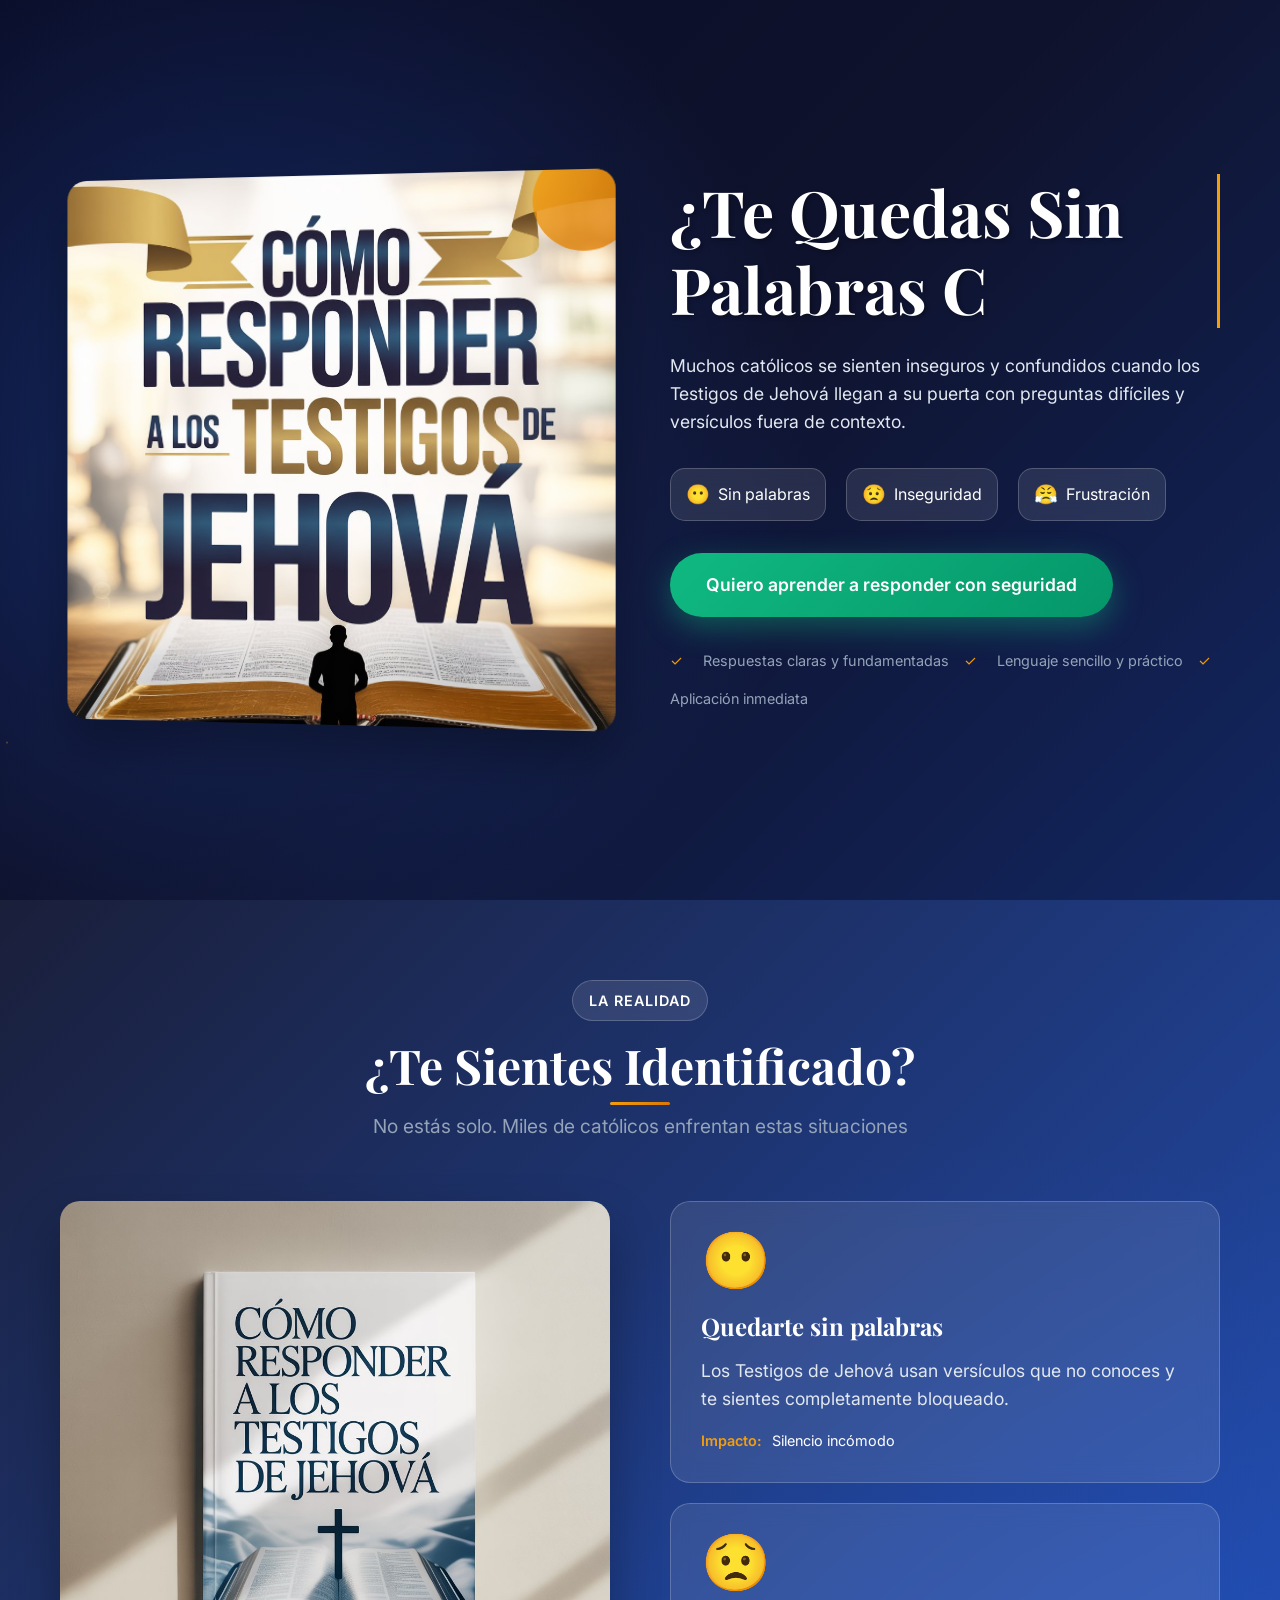
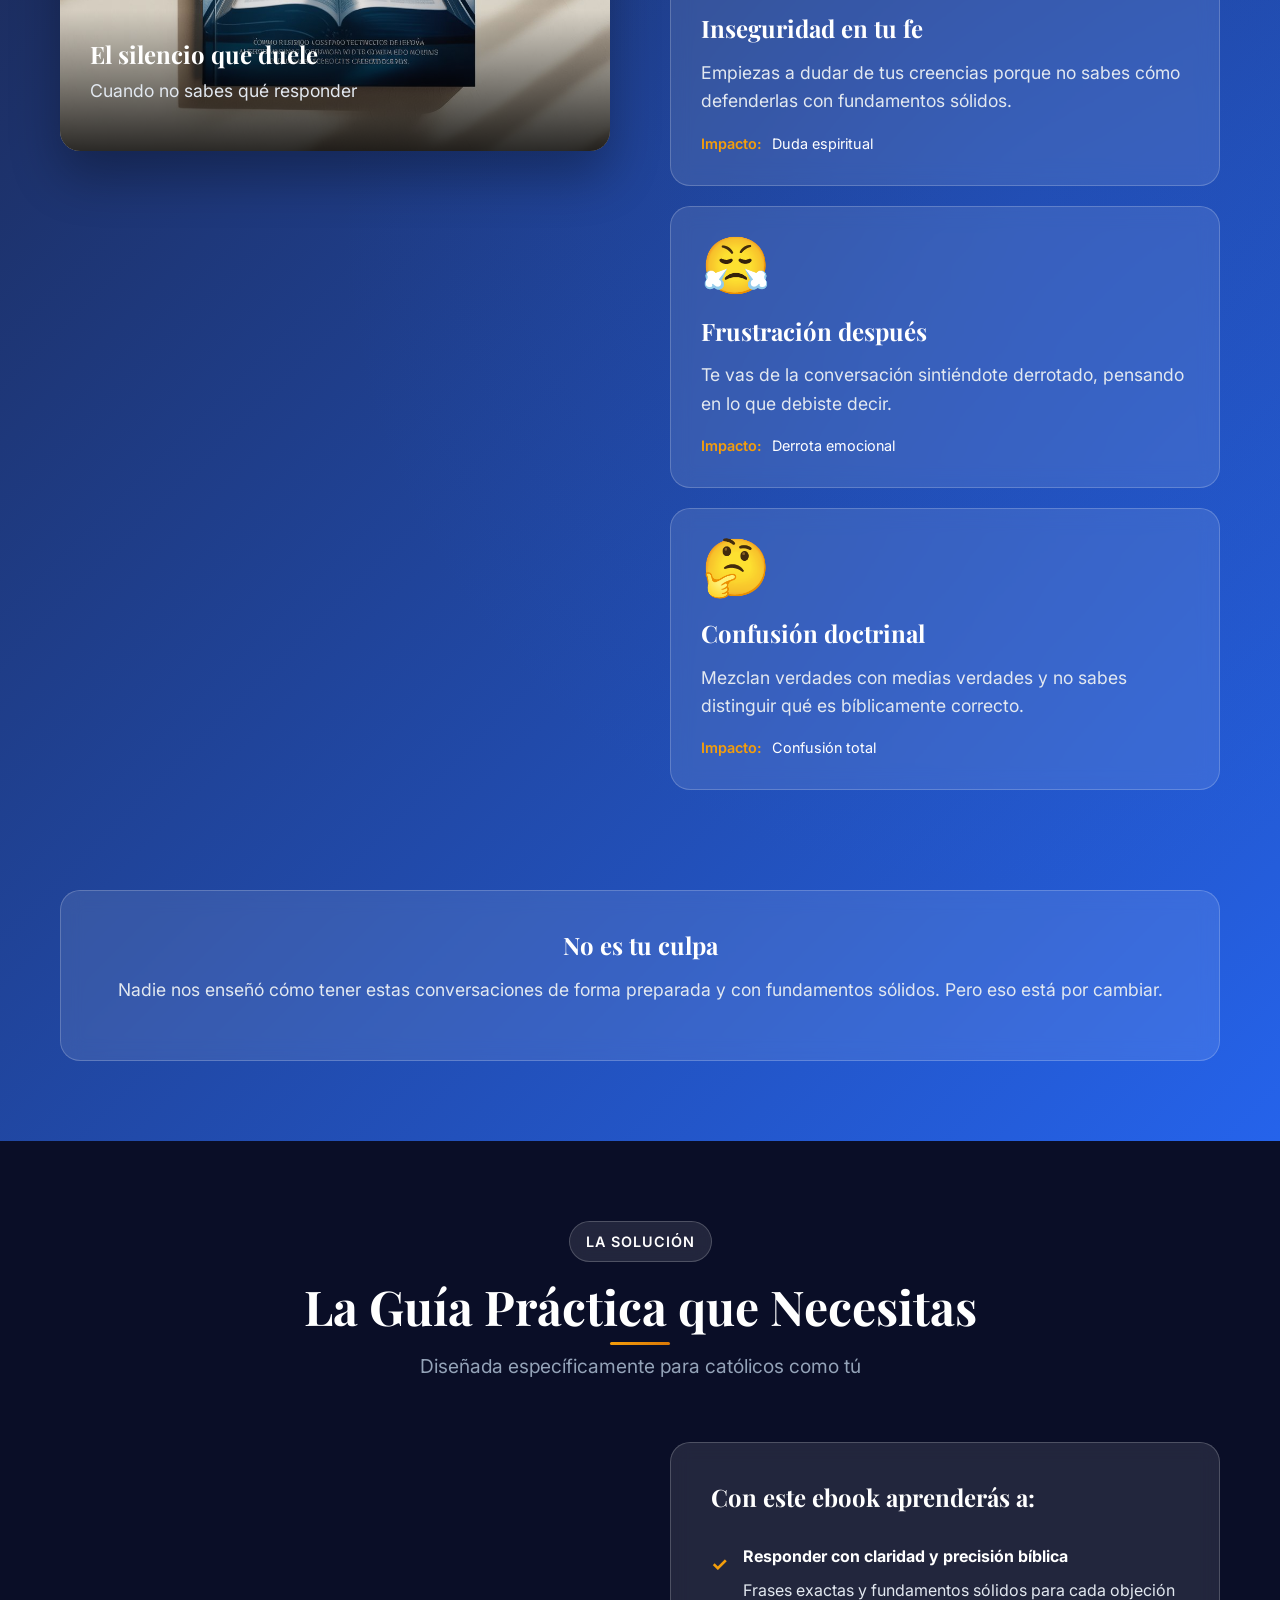
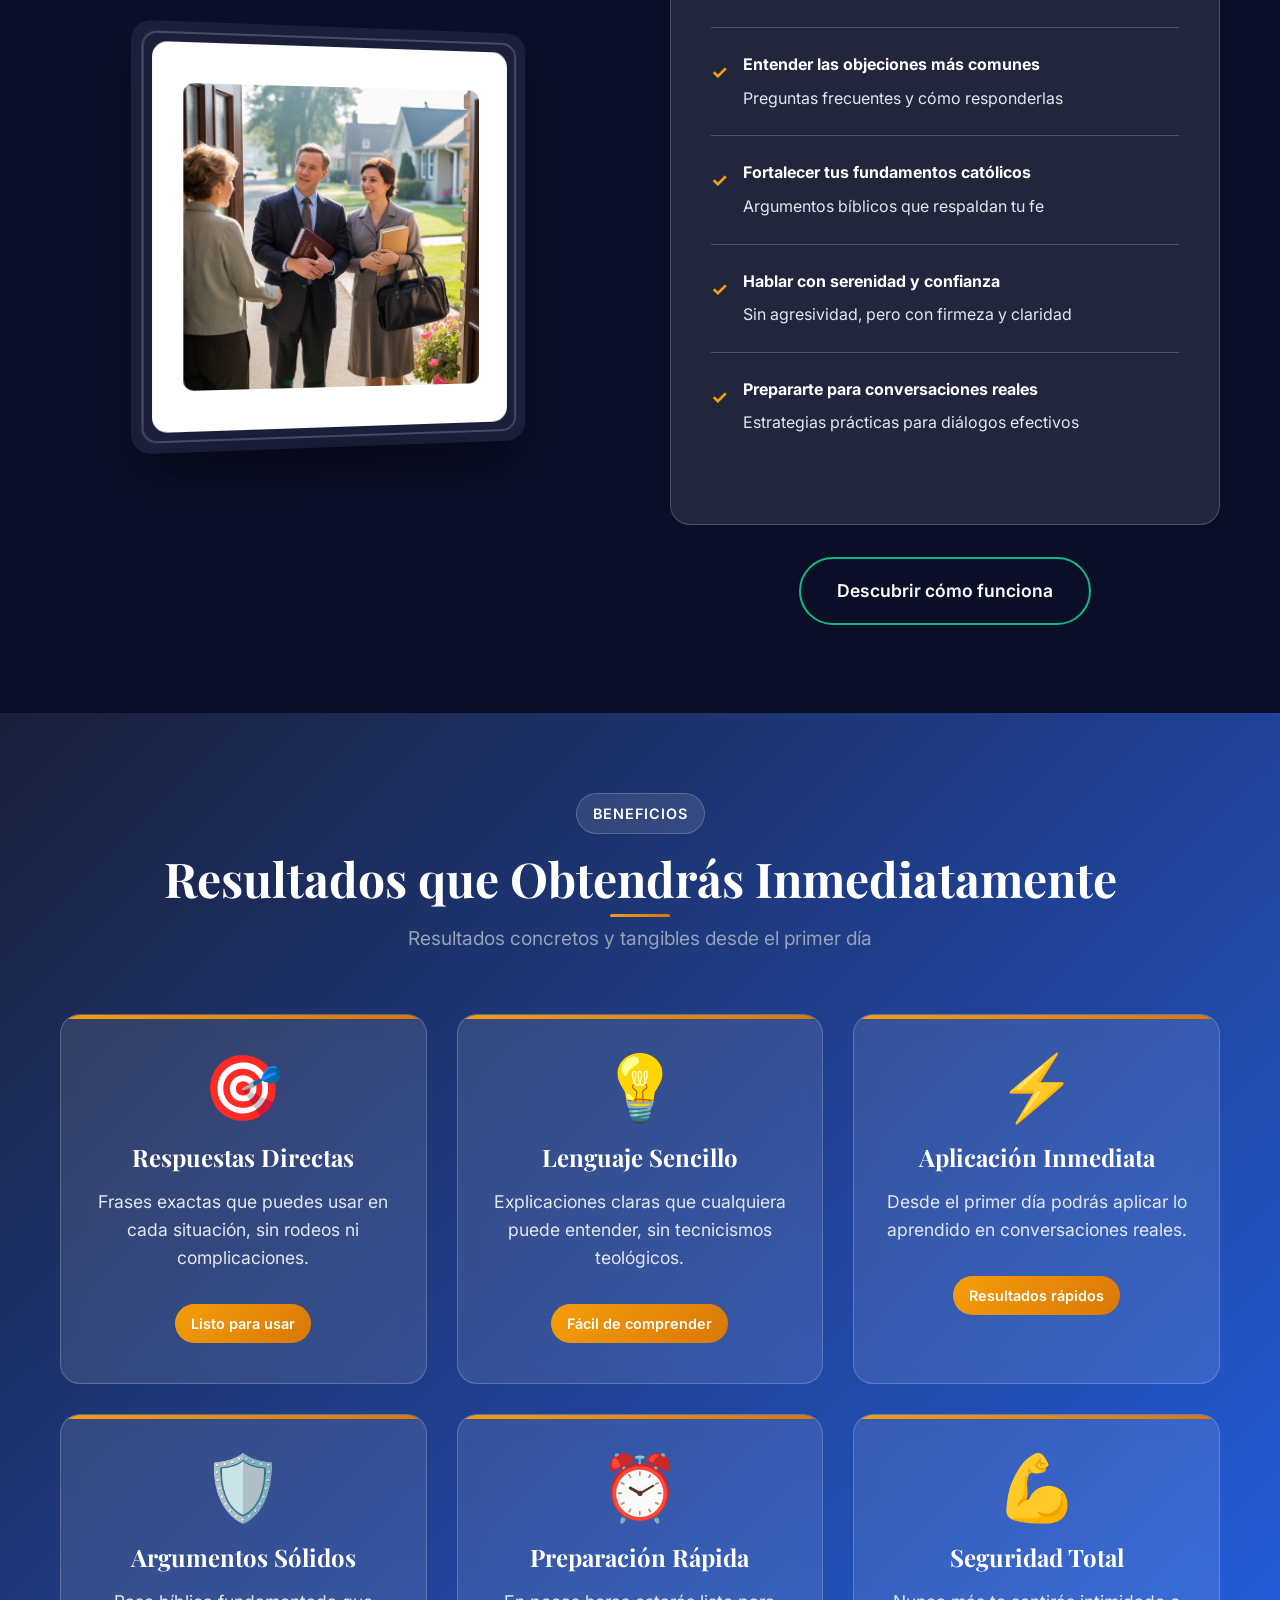
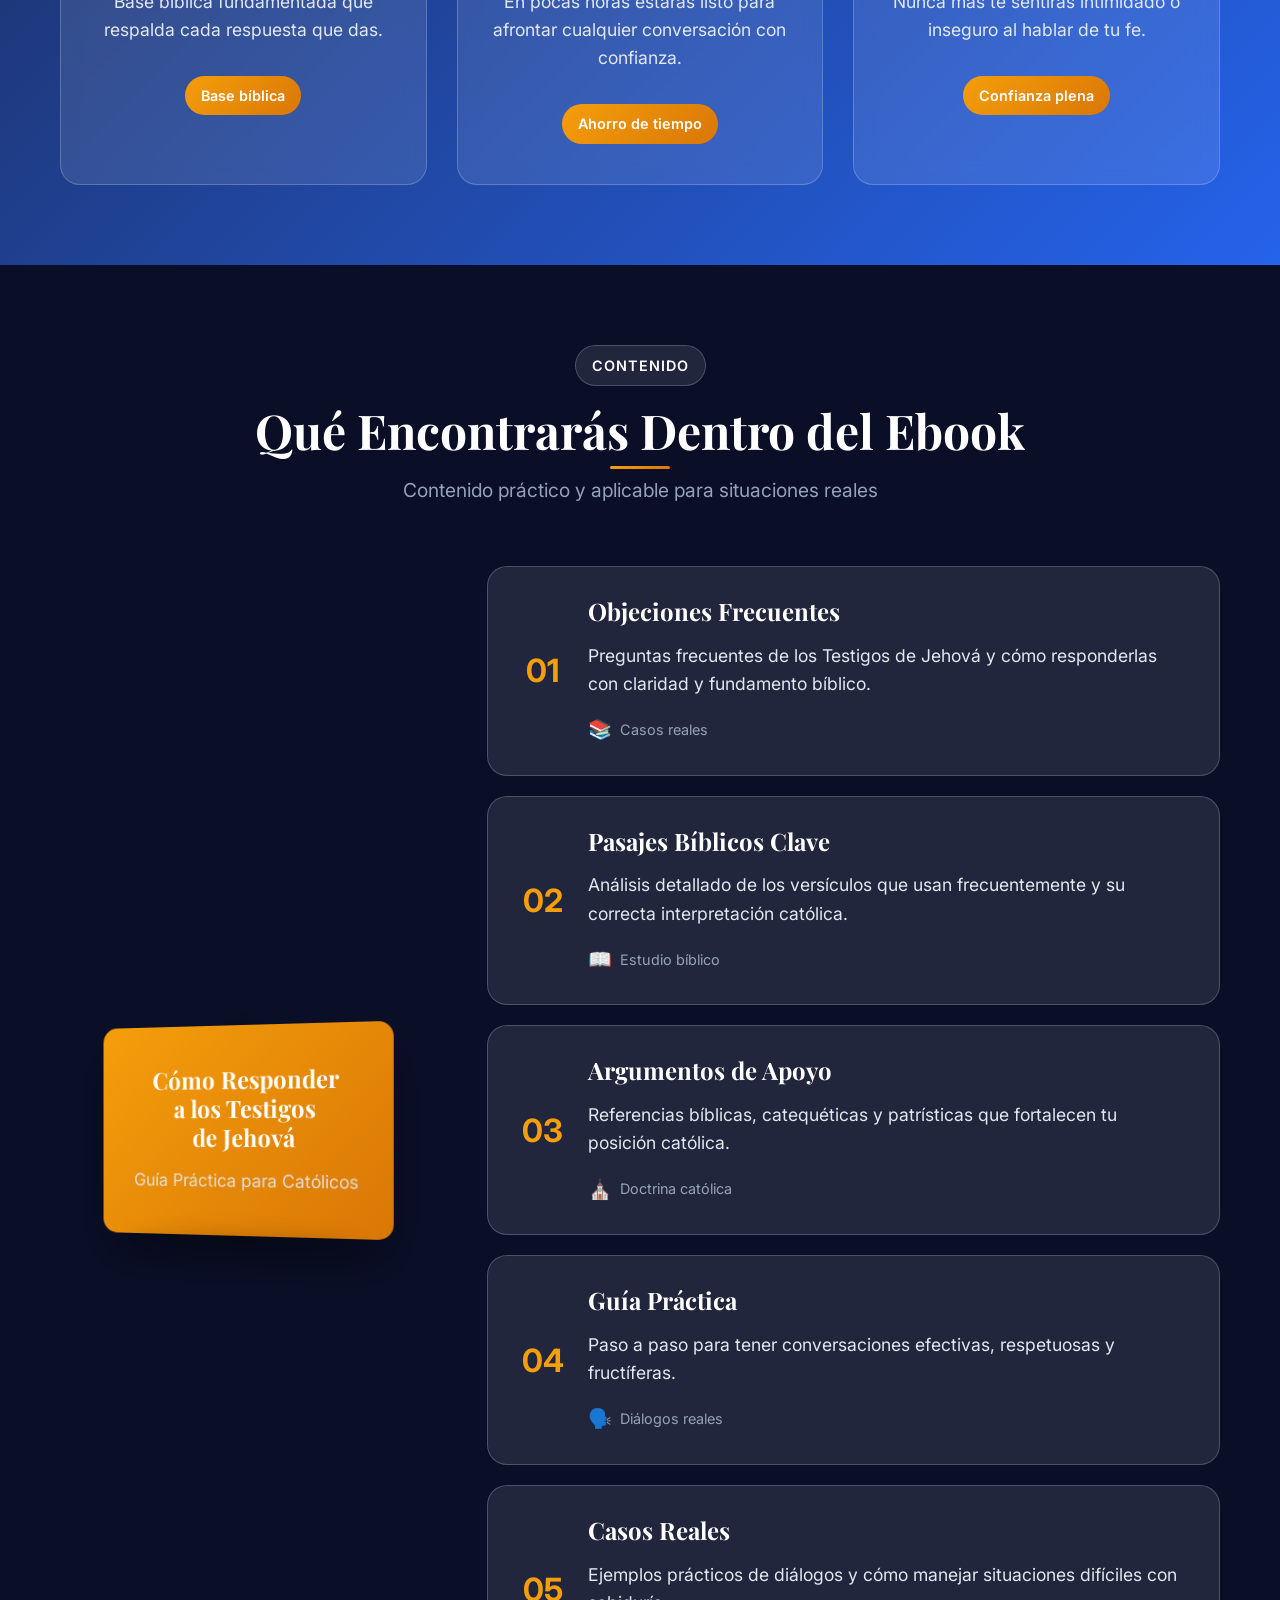
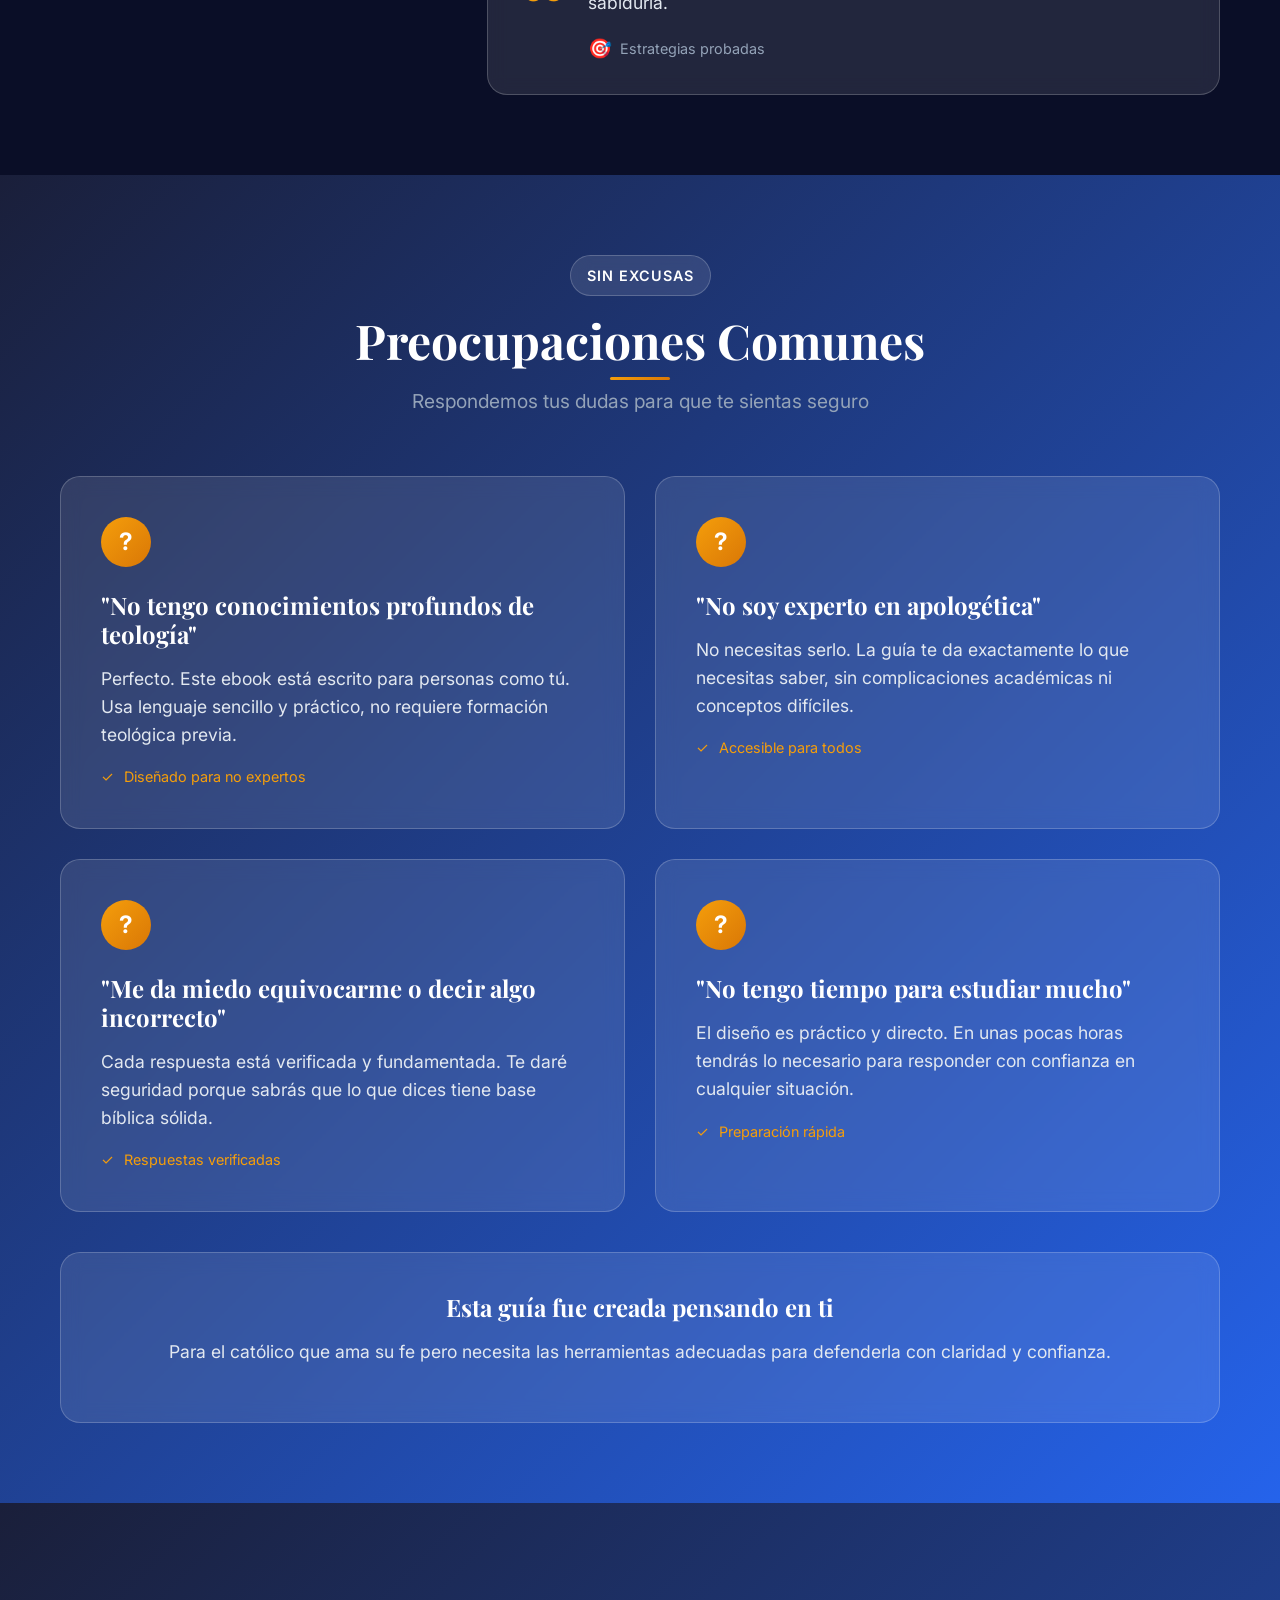
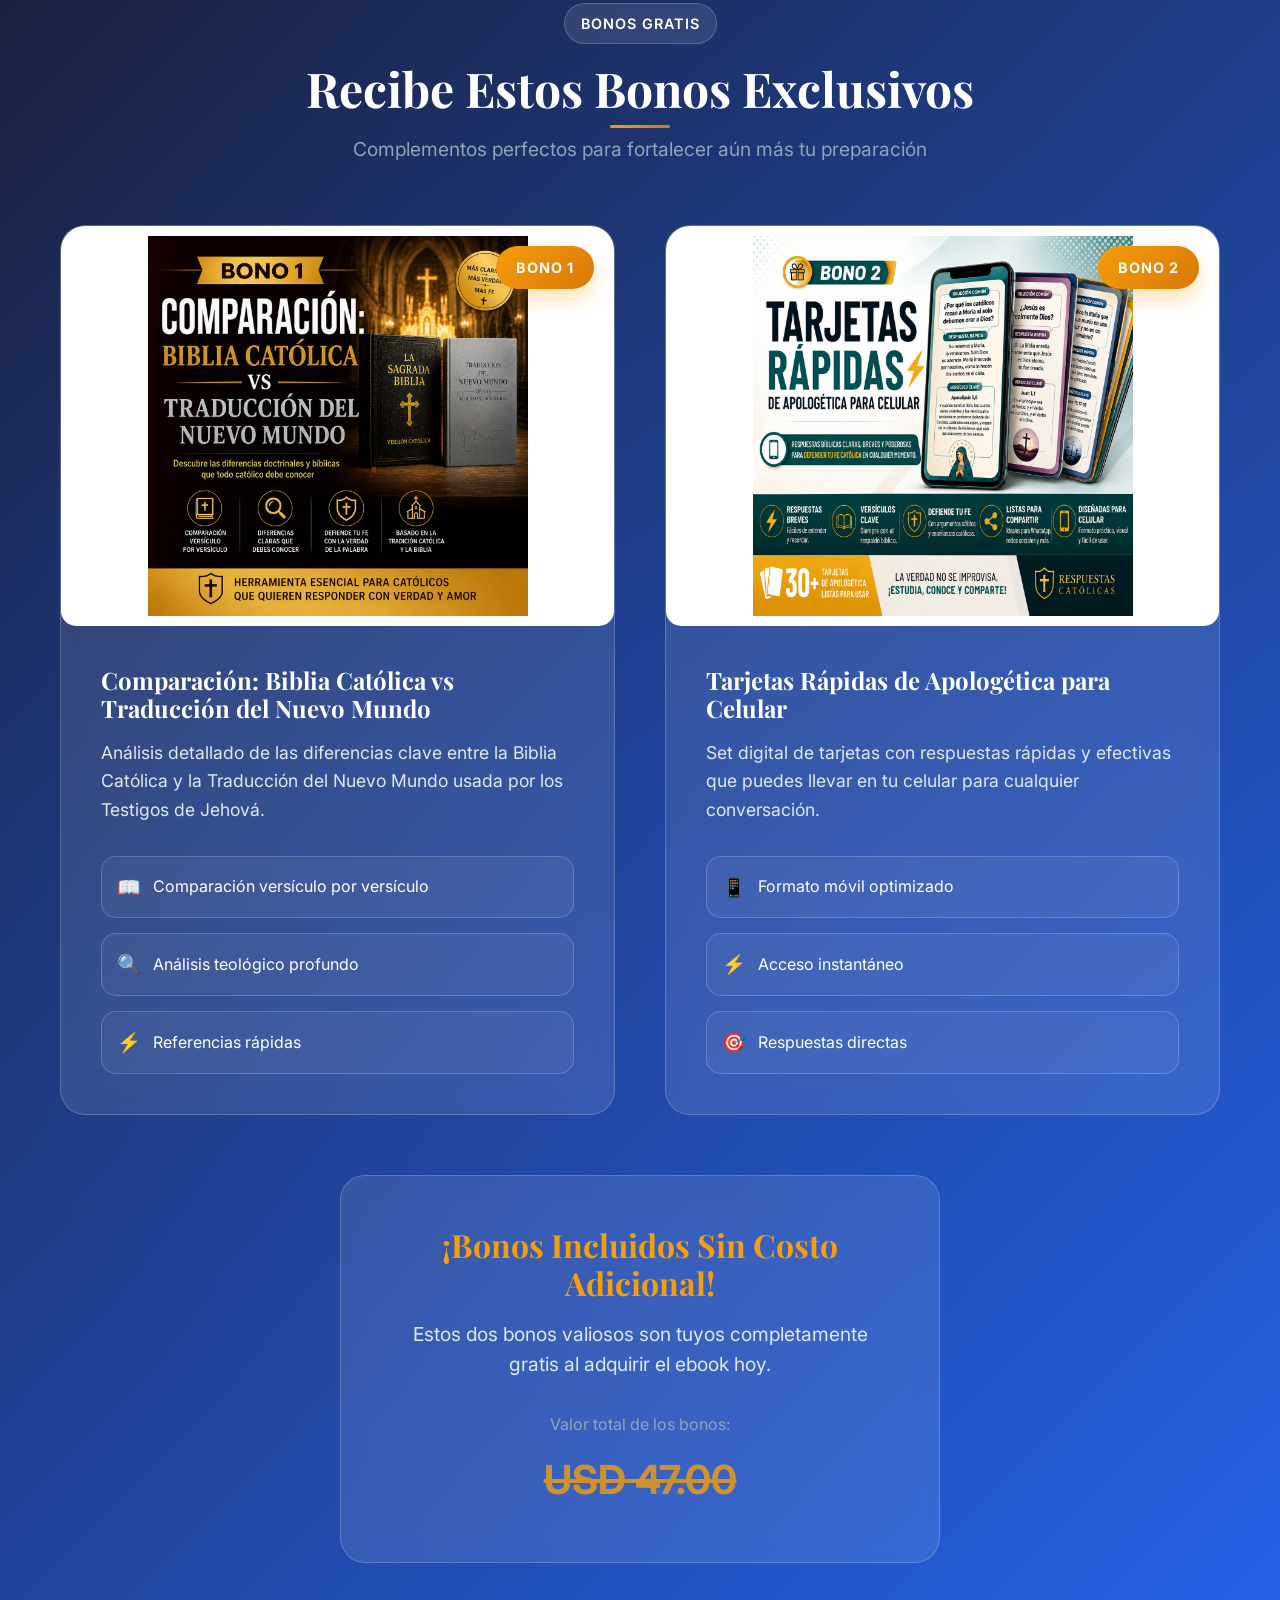
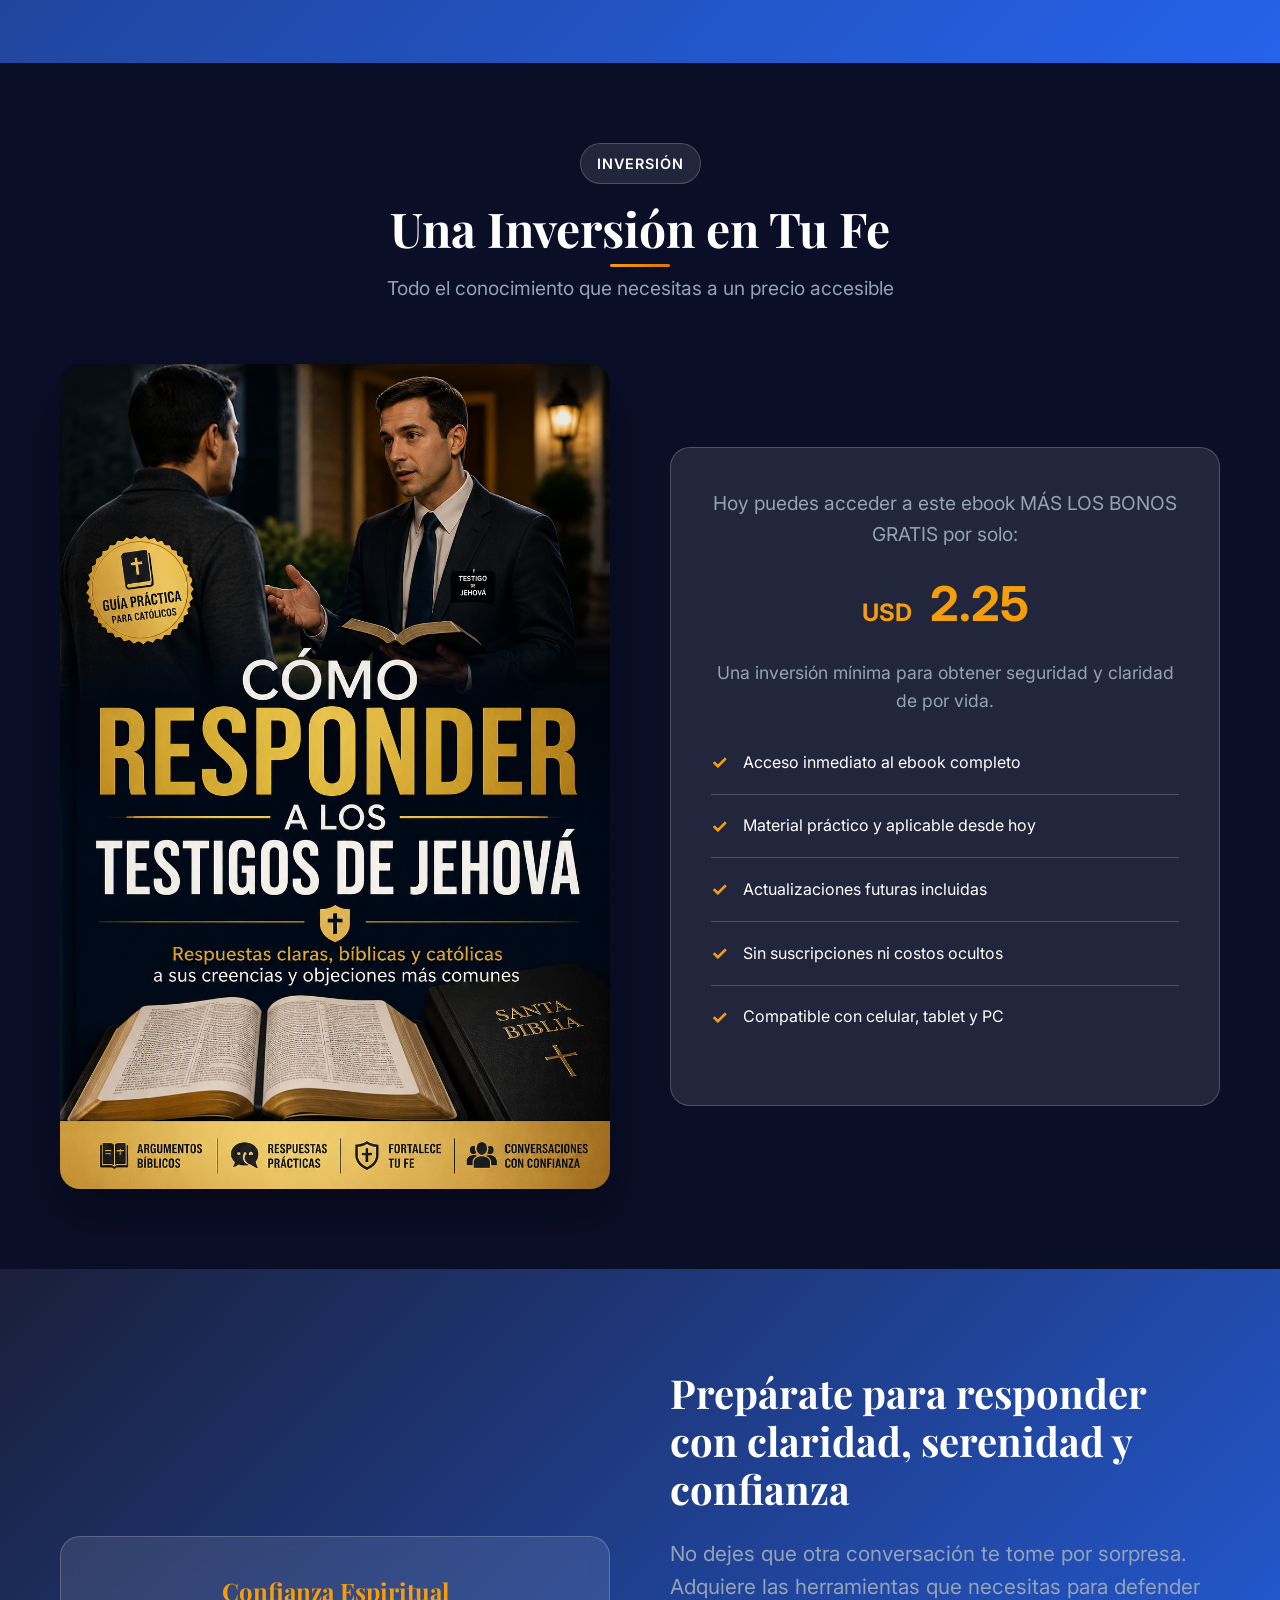
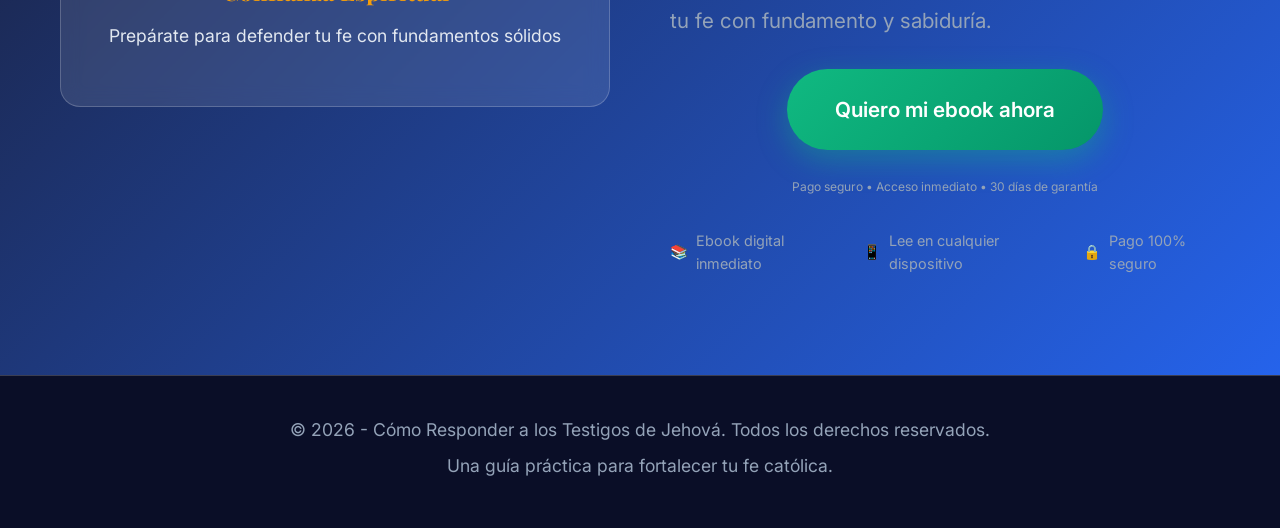
<file: index.html>
<!DOCTYPE html>
<html lang="es">
<head>
    <meta charset="UTF-8">
    <meta name="viewport" content="width=device-width, initial-scale=1.0">
    <title>Cómo Responder a los Testigos de Jehová - Guía Práctica para Católicos</title>
    <meta name="description" content="Aprende a responder con claridad y seguridad cuando los Testigos de Jehová cuestionen tu fe. Guía práctica con respuestas bíblicas fundamentadas.">
    <link rel="stylesheet" href="styles-fixed.css">
    <link href="https://fonts.googleapis.com/css2?family=Playfair+Display:wght@700;800&family=Inter:wght@400;500;600;700&display=swap" rel="stylesheet">
    <!-- Meta Pixel Code -->
    <script>
    !function(f,b,e,v,n,t,s)
    {if(f.fbq)return;n=f.fbq=function(){n.callMethod?
    n.callMethod.apply(n,arguments):n.queue.push(arguments)};
    if(!f._fbq)f._fbq=n;n.push=n;n.loaded=!0;n.version='2.0';
    n.queue=[];t=b.createElement(e);t.async=!0;
    t.src=v;s=b.getElementsByTagName(e)[0];
    s.parentNode.insertBefore(t,s)}(window, document,'script',
    'https://connect.facebook.net/en_US/fbevents.js');
    fbq('init', '1646156149348746');
    </script>
        <!-- End Meta Pixel Code -->
</head>
<body>
    <!-- HERO SECTION -->
    <header class="hero">
        <div class="hero-background">
            <div class="hero-overlay"></div>
        </div>
        <div class="container">
            <div class="hero-content">
                <div class="hero-visual">
                    <div class="hero-image-container">
                        <img src="./imagenes/1.jpeg" alt="Conversación en puerta de casa con Testigos de Jehová" class="hero-main-image">
                        <div class="image-accent"></div>
                    </div>
                </div>
                <div class="hero-text">
                    <h1 class="hero-title">
                        ¿Te Quedas Sin Palabras Cuando los Testigos de Jehová Cuestionan Tu Fe?
                    </h1>
                    <p class="hero-subtitle">
                        Muchos católicos se sienten inseguros y confundidos cuando los Testigos de Jehová llegan a su puerta con preguntas difíciles y versículos fuera de contexto.
                    </p>
                    <div class="hero-pain-points">
                        <div class="pain-point">
                            <span class="pain-icon">😶</span>
                            <span>Sin palabras</span>
                        </div>
                        <div class="pain-point">
                            <span class="pain-icon">😟</span>
                            <span>Inseguridad</span>
                        </div>
                        <div class="pain-point">
                            <span class="pain-icon">😤</span>
                            <span>Frustración</span>
                        </div>
                    </div>
                    <div class="hero-cta">
                        <a href="#solution" class="cta-button primary">
                            Quiero aprender a responder con seguridad
                        </a>
                        <p class="hero-trust">
                            <span class="trust-icon">✓</span> Respuestas claras y fundamentadas
                            <span class="trust-icon">✓</span> Lenguaje sencillo y práctico
                            <span class="trust-icon">✓</span> Aplicación inmediata
                        </p>
                    </div>
                </div>
            </div>
        </div>
    </header>

    <!-- EL PROBLEMA -->
    <section class="problem">
        <div class="container">
            <div class="section-header">
                <div class="section-badge">LA REALIDAD</div>
                <h2 class="section-title">¿Te Sientes Identificado?</h2>
                <p class="section-subtitle">No estás solo. Miles de católicos enfrentan estas situaciones</p>
            </div>
            
            <div class="problem-content">
                <div class="problem-visual">
                    <div class="problem-image-main">
                        <img src="./imagenes/2.jpeg" alt="Persona pensativa después de conversación difícil" class="problem-main-image">
                        <div class="image-overlay">
                            <div class="overlay-text">
                                <h3>El silencio que duele</h3>
                                <p>Cuando no sabes qué responder</p>
                            </div>
                        </div>
                    </div>
                </div>
                
                <div class="problems-grid">
                    <div class="problem-card">
                        <div class="problem-icon">
                            <span class="problem-emoji">😶</span>
                        </div>
                        <h3>Quedarte sin palabras</h3>
                        <p>Los Testigos de Jehová usan versículos que no conoces y te sientes completamente bloqueado.</p>
                        <div class="problem-impact">
                            <span class="impact-label">Impacto:</span>
                            <span class="impact-text">Silencio incómodo</span>
                        </div>
                    </div>
                    
                    <div class="problem-card">
                        <div class="problem-icon">
                            <span class="problem-emoji">😟</span>
                        </div>
                        <h3>Inseguridad en tu fe</h3>
                        <p>Empiezas a dudar de tus creencias porque no sabes cómo defenderlas con fundamentos sólidos.</p>
                        <div class="problem-impact">
                            <span class="impact-label">Impacto:</span>
                            <span class="impact-text">Duda espiritual</span>
                        </div>
                    </div>
                    
                    <div class="problem-card">
                        <div class="problem-icon">
                            <span class="problem-emoji">😤</span>
                        </div>
                        <h3>Frustración después</h3>
                        <p>Te vas de la conversación sintiéndote derrotado, pensando en lo que debiste decir.</p>
                        <div class="problem-impact">
                            <span class="impact-label">Impacto:</span>
                            <span class="impact-text">Derrota emocional</span>
                        </div>
                    </div>
                    
                    <div class="problem-card">
                        <div class="problem-icon">
                            <span class="problem-emoji">🤔</span>
                        </div>
                        <h3>Confusión doctrinal</h3>
                        <p>Mezclan verdades con medias verdades y no sabes distinguir qué es bíblicamente correcto.</p>
                        <div class="problem-impact">
                            <span class="impact-label">Impacto:</span>
                            <span class="impact-text">Confusión total</span>
                        </div>
                    </div>
                </div>
                
                <div class="problem-emotional">
                    <div class="emotional-content">
                        <h3>No es tu culpa</h3>
                        <p>Nadie nos enseñó cómo tener estas conversaciones de forma preparada y con fundamentos sólidos. Pero eso está por cambiar.</p>
                    </div>
                </div>
            </div>
        </div>
    </section>

    <!-- PRESENTACIÓN DE LA SOLUCIÓN -->
    <section id="solution" class="solution">
        <div class="container">
            <div class="section-header">
                <div class="section-badge">LA SOLUCIÓN</div>
                <h2 class="section-title">La Guía Práctica que Necesitas</h2>
                <p class="section-subtitle">Diseñada específicamente para católicos como tú</p>
            </div>
            
            <div class="solution-content">
                <div class="solution-visual">
                    <div class="ebook-mockup">
                        <div class="mockup-device">
                            <div class="device-screen">
                                <img src="./imagenes/5.jpeg" alt="Guía Práctica para Católicos" class="ebook-cover-image">
                            </div>
                            <div class="device-frame"></div>
                        </div>
                        <div class="mockup-shadow"></div>
                    </div>
                </div>
                
                <div class="solution-text">
                    <div class="solution-box">
                        <h3>Con este ebook aprenderás a:</h3>
                        <ul class="solution-list">
                            <li>
                                <span class="check-icon">✓</span>
                                <div class="list-content">
                                    <strong>Responder con claridad y precisión bíblica</strong>
                                    <p>Frases exactas y fundamentos sólidos para cada objeción</p>
                                </div>
                            </li>
                            <li>
                                <span class="check-icon">✓</span>
                                <div class="list-content">
                                    <strong>Entender las objeciones más comunes</strong>
                                    <p>Preguntas frecuentes y cómo responderlas</p>
                                </div>
                            </li>
                            <li>
                                <span class="check-icon">✓</span>
                                <div class="list-content">
                                    <strong>Fortalecer tus fundamentos católicos</strong>
                                    <p>Argumentos bíblicos que respaldan tu fe</p>
                                </div>
                            </li>
                            <li>
                                <span class="check-icon">✓</span>
                                <div class="list-content">
                                    <strong>Hablar con serenidad y confianza</strong>
                                    <p>Sin agresividad, pero con firmeza y claridad</p>
                                </div>
                            </li>
                            <li>
                                <span class="check-icon">✓</span>
                                <div class="list-content">
                                    <strong>Prepararte para conversaciones reales</strong>
                                    <p>Estrategias prácticas para diálogos efectivos</p>
                                </div>
                            </li>
                        </ul>
                    </div>
                    
                    <div class="solution-cta">
                        <a href="#bonuses" class="cta-button secondary">
                            Descubrir cómo funciona
                        </a>
                    </div>
                </div>
            </div>
        </div>
    </section>

    <!-- BENEFICIOS -->
    <section class="benefits">
        <div class="container">
            <div class="section-header">
                <div class="section-badge">BENEFICIOS</div>
                <h2 class="section-title">Resultados que Obtendrás Inmediatamente</h2>
                <p class="section-subtitle">Resultados concretos y tangibles desde el primer día</p>
            </div>
            
            <div class="benefits-grid">
                <div class="benefit-card">
                    <div class="benefit-emoji">
                        🎯
                    </div>
                    <h3>Respuestas Directas</h3>
                    <p>Frases exactas que puedes usar en cada situación, sin rodeos ni complicaciones.</p>
                    <div class="benefit-highlight">
                        <span>Listo para usar</span>
                    </div>
                </div>
                
                <div class="benefit-card">
                    <div class="benefit-emoji">
                        💡
                    </div>
                    <h3>Lenguaje Sencillo</h3>
                    <p>Explicaciones claras que cualquiera puede entender, sin tecnicismos teológicos.</p>
                    <div class="benefit-highlight">
                        <span>Fácil de comprender</span>
                    </div>
                </div>
                
                <div class="benefit-card">
                    <div class="benefit-emoji">
                        ⚡
                    </div>
                    <h3>Aplicación Inmediata</h3>
                    <p>Desde el primer día podrás aplicar lo aprendido en conversaciones reales.</p>
                    <div class="benefit-highlight">
                        <span>Resultados rápidos</span>
                    </div>
                </div>
                
                <div class="benefit-card">
                    <div class="benefit-emoji">
                        🛡️
                    </div>
                    <h3>Argumentos Sólidos</h3>
                    <p>Base bíblica fundamentada que respalda cada respuesta que das.</p>
                    <div class="benefit-highlight">
                        <span>Base bíblica</span>
                    </div>
                </div>
                
                <div class="benefit-card">
                    <div class="benefit-emoji">
                        ⏰
                    </div>
                    <h3>Preparación Rápida</h3>
                    <p>En pocas horas estarás listo para afrontar cualquier conversación con confianza.</p>
                    <div class="benefit-highlight">
                        <span>Ahorro de tiempo</span>
                    </div>
                </div>
                
                <div class="benefit-card">
                    <div class="benefit-emoji">
                        💪
                    </div>
                    <h3>Seguridad Total</h3>
                    <p>Nunca más te sentirás intimidado o inseguro al hablar de tu fe.</p>
                    <div class="benefit-highlight">
                        <span>Confianza plena</span>
                    </div>
                </div>
            </div>
        </div>
    </section>

    <!-- QUÉ ENCONTRARÁ DENTRO -->
    <section id="contents" class="contents">
        <div class="container">
            <div class="section-header">
                <div class="section-badge">CONTENIDO</div>
                <h2 class="section-title">Qué Encontrarás Dentro del Ebook</h2>
                <p class="section-subtitle">Contenido práctico y aplicable para situaciones reales</p>
            </div>
            
            <div class="contents-showcase">
                <div class="contents-visual">
                    <div class="ebook-preview-3d">
                        <div class="book-spine"></div>
                        <div class="book-front">
                            <div class="book-cover">
                                <h3>Cómo Responder<br>a los Testigos<br>de Jehová</h3>
                                <p>Guía Práctica para Católicos</p>
                            </div>
                        </div>
                        <div class="book-shadow"></div>
                    </div>
                </div>
                
                <div class="contents-list">
                    <div class="content-item">
                        <div class="content-number">01</div>
                        <div class="content-text">
                            <h3>Objeciones Frecuentes</h3>
                            <p>Preguntas frecuentes de los Testigos de Jehová y cómo responderlas con claridad y fundamento bíblico.</p>
                            <div class="content-feature">
                                <span class="feature-icon">📚</span>
                                <span>Casos reales</span>
                            </div>
                        </div>
                    </div>
                    
                    <div class="content-item">
                        <div class="content-number">02</div>
                        <div class="content-text">
                            <h3>Pasajes Bíblicos Clave</h3>
                            <p>Análisis detallado de los versículos que usan frecuentemente y su correcta interpretación católica.</p>
                            <div class="content-feature">
                                <span class="feature-icon">📖</span>
                                <span>Estudio bíblico</span>
                            </div>
                        </div>
                    </div>
                    
                    <div class="content-item">
                        <div class="content-number">03</div>
                        <div class="content-text">
                            <h3>Argumentos de Apoyo</h3>
                            <p>Referencias bíblicas, catequéticas y patrísticas que fortalecen tu posición católica.</p>
                            <div class="content-feature">
                                <span class="feature-icon">⛪</span>
                                <span>Doctrina católica</span>
                            </div>
                        </div>
                    </div>
                    
                    <div class="content-item">
                        <div class="content-number">04</div>
                        <div class="content-text">
                            <h3>Guía Práctica</h3>
                            <p>Paso a paso para tener conversaciones efectivas, respetuosas y fructíferas.</p>
                            <div class="content-feature">
                                <span class="feature-icon">🗣️</span>
                                <span>Diálogos reales</span>
                            </div>
                        </div>
                    </div>
                    
                    <div class="content-item">
                        <div class="content-number">05</div>
                        <div class="content-text">
                            <h3>Casos Reales</h3>
                            <p>Ejemplos prácticos de diálogos y cómo manejar situaciones difíciles con sabiduría.</p>
                            <div class="content-feature">
                                <span class="feature-icon">🎯</span>
                                <span>Estrategias probadas</span>
                            </div>
                        </div>
                    </div>
                </div>
            </div>
        </div>
    </section>

    <!-- ROMPER OBJECIONES -->
    <section class="objections">
        <div class="container">
            <div class="section-header">
                <div class="section-badge">SIN EXCUSAS</div>
                <h2 class="section-title">Preocupaciones Comunes</h2>
                <p class="section-subtitle">Respondemos tus dudas para que te sientas seguro</p>
            </div>
            
            <div class="objections-grid">
                <div class="objection-card">
                    <div class="objection-icon">
                        <span class="icon-question">?</span>
                    </div>
                    <div class="objection-content">
                        <h3>"No tengo conocimientos profundos de teología"</h3>
                        <p>Perfecto. Este ebook está escrito para personas como tú. Usa lenguaje sencillo y práctico, no requiere formación teológica previa.</p>
                        <div class="objection-solution">
                            <span class="solution-icon">✓</span>
                            <span>Diseñado para no expertos</span>
                        </div>
                    </div>
                </div>
                
                <div class="objection-card">
                    <div class="objection-icon">
                        <span class="icon-question">?</span>
                    </div>
                    <div class="objection-content">
                        <h3>"No soy experto en apologética"</h3>
                        <p>No necesitas serlo. La guía te da exactamente lo que necesitas saber, sin complicaciones académicas ni conceptos difíciles.</p>
                        <div class="objection-solution">
                            <span class="solution-icon">✓</span>
                            <span>Accesible para todos</span>
                        </div>
                    </div>
                </div>
                
                <div class="objection-card">
                    <div class="objection-icon">
                        <span class="icon-question">?</span>
                    </div>
                    <div class="objection-content">
                        <h3>"Me da miedo equivocarme o decir algo incorrecto"</h3>
                        <p>Cada respuesta está verificada y fundamentada. Te daré seguridad porque sabrás que lo que dices tiene base bíblica sólida.</p>
                        <div class="objection-solution">
                            <span class="solution-icon">✓</span>
                            <span>Respuestas verificadas</span>
                        </div>
                    </div>
                </div>
                
                <div class="objection-card">
                    <div class="objection-icon">
                        <span class="icon-question">?</span>
                    </div>
                    <div class="objection-content">
                        <h3>"No tengo tiempo para estudiar mucho"</h3>
                        <p>El diseño es práctico y directo. En unas pocas horas tendrás lo necesario para responder con confianza en cualquier situación.</p>
                        <div class="objection-solution">
                            <span class="solution-icon">✓</span>
                            <span>Preparación rápida</span>
                        </div>
                    </div>
                </div>
            </div>
            
            <div class="objections-reassurance">
                <div class="reassurance-content">
                    <h3>Esta guía fue creada pensando en ti</h3>
                    <p>Para el católico que ama su fe pero necesita las herramientas adecuadas para defenderla con claridad y confianza.</p>
                </div>
            </div>
        </div>
    </section>

    <!-- BONOS GRATIS -->
    <section id="bonuses" class="bonuses">
        <div class="container">
            <div class="section-header">
                <div class="section-badge">BONOS GRATIS</div>
                <h2 class="section-title">Recibe Estos Bonos Exclusivos</h2>
                <p class="section-subtitle">Complementos perfectos para fortalecer aún más tu preparación</p>
            </div>
            
            <div class="bonuses-grid">
                <div class="bonus-card">
                    <div class="bonus-visual">
                        <img src="./imagenes/BONO - 1.png" alt="Comparación: Biblia Católica vs Traducción del Nuevo Mundo" class="bonus-image">
                        <div class="bonus-badge">BONO 1</div>
                    </div>
                    <div class="bonus-content">
                        <h3>Comparación: Biblia Católica vs Traducción del Nuevo Mundo</h3>
                        <p>Análisis detallado de las diferencias clave entre la Biblia Católica y la Traducción del Nuevo Mundo usada por los Testigos de Jehová.</p>
                        <div class="bonus-features">
                            <div class="bonus-feature">
                                <span class="feature-icon">📖</span>
                                <span>Comparación versículo por versículo</span>
                            </div>
                            <div class="bonus-feature">
                                <span class="feature-icon">🔍</span>
                                <span>Análisis teológico profundo</span>
                            </div>
                            <div class="bonus-feature">
                                <span class="feature-icon">⚡</span>
                                <span>Referencias rápidas</span>
                            </div>
                        </div>
                    </div>
                </div>
                
                <div class="bonus-card">
                    <div class="bonus-visual">
                        <img src="./imagenes/BONO - 2.png" alt="Tarjetas Rápidas de Apologética para Celular" class="bonus-image">
                        <div class="bonus-badge">BONO 2</div>
                    </div>
                    <div class="bonus-content">
                        <h3>Tarjetas Rápidas de Apologética para Celular</h3>
                        <p>Set digital de tarjetas con respuestas rápidas y efectivas que puedes llevar en tu celular para cualquier conversación.</p>
                        <div class="bonus-features">
                            <div class="bonus-feature">
                                <span class="feature-icon">📱</span>
                                <span>Formato móvil optimizado</span>
                            </div>
                            <div class="bonus-feature">
                                <span class="feature-icon">⚡</span>
                                <span>Acceso instantáneo</span>
                            </div>
                            <div class="bonus-feature">
                                <span class="feature-icon">🎯</span>
                                <span>Respuestas directas</span>
                            </div>
                        </div>
                    </div>
                </div>
            </div>
            
            <div class="bonuses-cta">
                <div class="cta-content">
                    <h3>¡Bonos Incluidos Sin Costo Adicional!</h3>
                    <p>Estos dos bonos valiosos son tuyos completamente gratis al adquirir el ebook hoy.</p>
                    <div class="bonus-value">
                        <span class="value-label">Valor total de los bonos:</span>
                        <span class="value-amount">USD 47.00</span>
                    </div>
                </div>
            </div>
        </div>
    </section>

    <!-- PRECIO -->
    <section id="precio" class="pricing">
        <div class="container">
            <div class="section-header">
                <div class="section-badge">INVERSIÓN</div>
                <h2 class="section-title">Una Inversión en Tu Fe</h2>
                <p class="section-subtitle">Todo el conocimiento que necesitas a un precio accesible</p>
            </div>
            
            <div class="pricing-content">
                <div class="pricing-visual">
                    <div class="pricing-image">
                        <img src="./imagenes/3.png" alt="Inversión en conocimiento" class="pricing-main-image">
                    </div>
                </div>
                
                <div class="pricing-box">
                    <div class="price-reveal">
                        <p class="price-intro">Hoy puedes acceder a este ebook MÁS LOS BONOS GRATIS por solo:</p>
                        <div class="price-amount">
                            <span class="currency">USD</span>
                            <span class="price">7.99</span>
                        </div>
                        <p class="price-description">
                            Una inversión mínima para obtener seguridad y claridad de por vida.
                        </p>
                    </div>
                    
                    <div class="price-features">
                        <div class="feature-item">
                            <span class="feature-check">✓</span>
                            <span>Acceso inmediato al ebook completo</span>
                        </div>
                        <div class="feature-item">
                            <span class="feature-check">✓</span>
                            <span>Material práctico y aplicable desde hoy</span>
                        </div>
                        <div class="feature-item">
                            <span class="feature-check">✓</span>
                            <span>Actualizaciones futuras incluidas</span>
                        </div>
                        <div class="feature-item">
                            <span class="feature-check">✓</span>
                            <span>Sin suscripciones ni costos ocultos</span>
                        </div>
                        <div class="feature-item">
                            <span class="feature-check">✓</span>
                            <span>Compatible con celular, tablet y PC</span>
                        </div>
                    </div>
                </div>
            </div>
        </div>
    </section>

    <!-- CTA FINAL -->
    <section class="final-cta">
        <div class="container">
            <div class="final-content">
                <div class="final-visual">
                    <div class="final-image">
                        <div class="final-visual-content">
                            <h3>Confianza Espiritual</h3>
                            <p>Prepárate para defender tu fe con fundamentos sólidos</p>
                        </div>
                    </div>
                </div>
                
                <div class="final-text">
                    <h2 class="final-title">Prepárate para responder con claridad, serenidad y confianza</h2>
                    <p class="final-subtitle">No dejes que otra conversación te tome por sorpresa. Adquiere las herramientas que necesitas para defender tu fe con fundamento y sabiduría.</p>
                    
                    <div class="final-cta-button">
                        <a href="https://pay.hotmart.com/F104569263O?bid=1778360615763" class="cta-button primary large" target="_blank" rel="noopener noreferrer">
                            Quiero mi ebook ahora
                        </a>
                        <p class="payment-info">
                            <small>Pago seguro • Acceso inmediato • 30 días de garantía</small>
                        </p>
                    </div>
                    
                    <div class="final-benefits">
                        <div class="benefit-item-small">
                            <span class="benefit-icon">📚</span>
                            <span>Ebook digital inmediato</span>
                        </div>
                        <div class="benefit-item-small">
                            <span class="benefit-icon">📱</span>
                            <span>Lee en cualquier dispositivo</span>
                        </div>
                        <div class="benefit-item-small">
                            <span class="benefit-icon">🔒</span>
                            <span>Pago 100% seguro</span>
                        </div>
                    </div>
                </div>
            </div>
        </div>
    </section>

    <!-- FOOTER -->
    <footer class="footer">
        <div class="container">
            <div class="footer-content">
                <p>&copy; 2026 - Cómo Responder a los Testigos de Jehová. Todos los derechos reservados.</p>
                <p>Una guía práctica para fortalecer tu fe católica.</p>
            </div>
        </div>
    </footer>

    <script src="script-fixed.js"></script>
</body>
</html>
</file>
<file: styles-fixed.css>
/* ESTILOS MODERNOS Y PROFESIONALES */

/* ===== VARIABLES DE COLOR ===== */
:root {
    --primary-dark: #0a0e27;
    --secondary-dark: #1a1f3a;
    --accent-blue: #2563eb;
    --accent-gold: #f59e0b;
    --text-primary: #ffffff;
    --text-secondary: #e2e8f0;
    --text-muted: #94a3b8;
    --gradient-primary: linear-gradient(135deg, #0a0e27 0%, #1a1f3a 50%, #2563eb 100%);
    --gradient-secondary: linear-gradient(135deg, #1a1f3a 0%, #2563eb 100%);
    --gradient-accent: linear-gradient(135deg, #f59e0b 0%, #d97706 100%);
    --glass-bg: rgba(255, 255, 255, 0.1);
    --glass-border: rgba(255, 255, 255, 0.2);
}

/* ===== ESTILOS GENERALES ===== */
* {
    margin: 0;
    padding: 0;
    box-sizing: border-box;
}

body {
    font-family: 'Inter', -apple-system, BlinkMacSystemFont, 'Segoe UI', Roboto, sans-serif;
    line-height: 1.6;
    color: var(--text-primary);
    background: var(--gradient-primary);
    overflow-x: hidden;
    min-height: 100vh;
}

.container {
    max-width: 1200px;
    margin: 0 auto;
    padding: 0 20px;
}

/* ===== TIPOGRAFÍA ===== */
h1, h2, h3 {
    font-family: 'Playfair Display', serif;
    font-weight: 700;
    line-height: 1.2;
}

h1 {
    font-size: clamp(2.5rem, 5vw, 4rem);
    margin-bottom: 1.5rem;
    color: var(--text-primary);
    text-shadow: 2px 2px 4px rgba(0,0,0,0.3);
}

h2 {
    font-size: clamp(2rem, 4vw, 3rem);
    margin-bottom: 1rem;
    color: var(--text-primary);
}

h3 {
    font-size: clamp(1.25rem, 3vw, 1.5rem);
    margin-bottom: 1rem;
    color: var(--text-primary);
}

p {
    font-size: 1.1rem;
    margin-bottom: 1rem;
    color: var(--text-secondary);
}

/* ===== SECCIONES ===== */
section {
    padding: 80px 0;
    position: relative;
}

/* ===== HERO SECTION ===== */
.hero {
    min-height: 100vh;
    display: flex;
    align-items: center;
    position: relative;
    background: var(--gradient-primary);
    overflow: hidden;
}

.hero::before {
    content: '';
    position: absolute;
    top: 0;
    left: 0;
    right: 0;
    bottom: 0;
    background: radial-gradient(circle at 20% 50%, rgba(37, 99, 235, 0.3) 0%, transparent 50%);
    z-index: 1;
}

.hero-background {
    position: absolute;
    top: 0;
    left: 0;
    right: 0;
    bottom: 0;
    background: linear-gradient(135deg, #0a0e27 0%, #1a1f3a 50%, #2563eb 100%);
    z-index: 0;
}

.hero-overlay {
    position: absolute;
    top: 0;
    left: 0;
    right: 0;
    bottom: 0;
    background: rgba(10, 14, 39, 0.7);
    z-index: 1;
}

.hero-content {
    display: grid;
    grid-template-columns: 1fr 1fr;
    gap: 60px;
    align-items: center;
    position: relative;
    z-index: 2;
}

.hero-visual {
    position: relative;
}

.hero-image-container {
    position: relative;
    border-radius: 20px;
    overflow: hidden;
    box-shadow: 0 25px 50px rgba(0, 0, 0, 0.3);
    transform: perspective(1000px) rotateY(-5deg);
    transition: transform 0.3s ease;
}

.hero-image-container:hover {
    transform: perspective(1000px) rotateY(0deg);
}

.hero-main-image {
    width: 100%;
    height: auto;
    display: block;
}

.image-accent {
    position: absolute;
    top: -20px;
    right: -20px;
    width: 100px;
    height: 100px;
    background: var(--gradient-accent);
    border-radius: 50%;
    opacity: 0.8;
    animation: float 3s ease-in-out infinite;
}

@keyframes float {
    0%, 100% { transform: translateY(0px); }
    50% { transform: translateY(-20px); }
}

.hero-badge {
    display: inline-block;
    padding: 8px 16px;
    background: var(--gradient-accent);
    color: white;
    border-radius: 25px;
    font-size: 0.9rem;
    font-weight: 600;
    margin-bottom: 1rem;
    text-transform: uppercase;
    letter-spacing: 1px;
}

.hero-pain-points {
    display: flex;
    gap: 20px;
    margin: 2rem 0;
}

.pain-point {
    display: flex;
    align-items: center;
    gap: 8px;
    padding: 10px 15px;
    background: var(--glass-bg);
    border: 1px solid var(--glass-border);
    border-radius: 15px;
    backdrop-filter: blur(10px);
}

.pain-icon {
    font-size: 1.2rem;
}

.hero-trust {
    display: flex;
    flex-wrap: wrap;
    gap: 15px;
    margin-top: 1.5rem;
    font-size: 0.9rem;
    color: var(--text-muted);
}

.trust-icon {
    color: var(--accent-gold);
    margin-right: 5px;
}

/* ===== BOTONES ===== */
.cta-button {
    display: inline-block;
    padding: 18px 36px;
    border-radius: 50px;
    text-decoration: none;
    font-weight: 600;
    font-size: 1.1rem;
    text-align: center;
    transition: all 0.3s ease;
    cursor: pointer;
    border: none;
    position: relative;
    overflow: hidden;
}

.cta-button::before {
    content: '';
    position: absolute;
    top: 0;
    left: -100%;
    width: 100%;
    height: 100%;
    background: rgba(255, 255, 255, 0.2);
    transition: left 0.3s ease;
}

.cta-button:hover::before {
    left: 100%;
}

.cta-button.primary {
    background: linear-gradient(135deg, #10b981, #059669);
    color: white;
    box-shadow: 0 10px 30px rgba(16, 185, 129, 0.4);
}

.cta-button.primary:hover {
    transform: translateY(-2px);
    box-shadow: 0 15px 40px rgba(16, 185, 129, 0.5);
}

.cta-button.secondary {
    background: transparent;
    color: var(--text-primary);
    border: 2px solid #10b981;
}

.cta-button.secondary:hover {
    background: #10b981;
    color: white;
}

.cta-button.large {
    padding: 24px 48px;
    font-size: 1.3rem;
}

/* ===== SECTION HEADERS ===== */
.section-header {
    text-align: center;
    margin-bottom: 60px;
}

.section-badge {
    display: inline-block;
    padding: 8px 16px;
    background: var(--glass-bg);
    border: 1px solid var(--glass-border);
    border-radius: 25px;
    font-size: 0.9rem;
    font-weight: 600;
    margin-bottom: 1rem;
    text-transform: uppercase;
    letter-spacing: 1px;
    backdrop-filter: blur(10px);
}

.section-title {
    margin-bottom: 1rem;
    position: relative;
}

.section-title::after {
    content: '';
    position: absolute;
    bottom: -10px;
    left: 50%;
    transform: translateX(-50%);
    width: 60px;
    height: 3px;
    background: var(--gradient-accent);
    border-radius: 2px;
}

.section-subtitle {
    font-size: 1.2rem;
    color: var(--text-muted);
    max-width: 600px;
    margin: 0 auto;
}

/* ===== PROBLEM SECTION ===== */
.problem {
    background: var(--gradient-secondary);
    position: relative;
}

.problem::before {
    content: '';
    position: absolute;
    top: 0;
    left: 0;
    right: 0;
    bottom: 0;
    background: radial-gradient(circle at 80% 50%, rgba(37, 99, 235, 0.2) 0%, transparent 50%);
}

.problem-content {
    display: grid;
    grid-template-columns: 1fr 1fr;
    gap: 60px;
    align-items: start;
}

.problem-visual {
    position: relative;
}

.problem-image-main {
    position: relative;
    border-radius: 20px;
    overflow: hidden;
    box-shadow: 0 25px 50px rgba(0, 0, 0, 0.3);
}

.problem-main-image {
    width: 100%;
    height: auto;
    display: block;
}

.image-overlay {
    position: absolute;
    bottom: 0;
    left: 0;
    right: 0;
    background: linear-gradient(to top, rgba(0,0,0,0.8) 0%, transparent 100%);
    padding: 30px;
    color: white;
}

.overlay-text h3 {
    margin-bottom: 0.5rem;
}

.problems-grid {
    display: grid;
    grid-template-columns: 1fr;
    gap: 20px;
}

.problem-card {
    padding: 30px;
    background: var(--glass-bg);
    border: 1px solid var(--glass-border);
    border-radius: 20px;
    backdrop-filter: blur(10px);
    transition: all 0.3s ease;
}

.problem-card:hover {
    transform: translateY(-5px);
    box-shadow: 0 15px 30px rgba(0, 0, 0, 0.2);
}

.problem-icon {
    margin-bottom: 1.5rem;
}

.problem-emoji {
    font-size: 3.5rem;
    line-height: 1;
}

.problem-impact {
    display: flex;
    align-items: center;
    gap: 10px;
    margin-top: 1rem;
    font-size: 0.9rem;
}

.impact-label {
    color: var(--accent-gold);
    font-weight: 600;
}

.problem-emotional {
    grid-column: 1 / -1;
    text-align: center;
    padding: 40px;
    background: var(--glass-bg);
    border: 1px solid var(--glass-border);
    border-radius: 20px;
    backdrop-filter: blur(10px);
    margin-top: 40px;
}

/* ===== SOLUTION SECTION ===== */
.solution {
    background: var(--primary-dark);
}

.solution-content {
    display: grid;
    grid-template-columns: 1fr 1fr;
    gap: 60px;
    align-items: center;
}

.solution-visual {
    position: relative;
}

.ebook-mockup {
    position: relative;
    max-width: 400px;
    margin: 0 auto;
}

.mockup-device {
    position: relative;
    background: var(--secondary-dark);
    border-radius: 20px;
    padding: 20px;
    box-shadow: 0 25px 50px rgba(0, 0, 0, 0.3);
    transform: perspective(1000px) rotateY(10deg);
    transition: transform 0.3s ease;
}

.mockup-device:hover {
    transform: perspective(1000px) rotateY(0deg);
}

.device-screen {
    background: white;
    border-radius: 15px;
    padding: 40px 30px;
    text-align: center;
    color: var(--primary-dark);
}

.ebook-cover-image {
    width: 100%;
    height: auto;
    display: block;
    border-radius: 10px;
}

.ebook-preview h3 {
    font-size: 1.2rem;
    margin-bottom: 0.5rem;
}

.ebook-preview p {
    font-size: 1rem;
    color: var(--text-muted);
}

.device-frame {
    position: absolute;
    top: 10px;
    left: 10px;
    right: 10px;
    bottom: 10px;
    border: 2px solid var(--glass-border);
    border-radius: 15px;
    pointer-events: none;
}

.mockup-shadow {
    position: absolute;
    bottom: -20px;
    left: 50%;
    transform: translateX(-50%);
    width: 80%;
    height: 20px;
    background: rgba(0, 0, 0, 0.2);
    border-radius: 50%;
    filter: blur(10px);
}

.solution-box {
    padding: 40px;
    background: var(--glass-bg);
    border: 1px solid var(--glass-border);
    border-radius: 20px;
    backdrop-filter: blur(10px);
}

.solution-list {
    list-style: none;
    margin-top: 2rem;
}

.solution-list li {
    display: flex;
    align-items: flex-start;
    gap: 15px;
    margin-bottom: 1.5rem;
    padding-bottom: 1.5rem;
    border-bottom: 1px solid var(--glass-border);
}

.solution-list li:last-child {
    border-bottom: none;
}

.check-icon {
    color: var(--accent-gold);
    font-size: 1.2rem;
    font-weight: bold;
    margin-top: 5px;
    flex-shrink: 0;
}

.list-content strong {
    display: block;
    margin-bottom: 0.5rem;
    color: var(--text-primary);
}

.list-content p {
    margin-bottom: 0;
    font-size: 1rem;
}

.solution-cta {
    text-align: center;
    margin-top: 2rem;
}

/* ===== BENEFITS SECTION ===== */
.benefits {
    background: var(--gradient-secondary);
}

.benefits-grid {
    display: grid;
    grid-template-columns: repeat(auto-fit, minmax(350px, 1fr));
    gap: 30px;
}

.benefit-card {
    padding: 40px 30px;
    background: var(--glass-bg);
    border: 1px solid var(--glass-border);
    border-radius: 20px;
    backdrop-filter: blur(10px);
    text-align: center;
    transition: all 0.3s ease;
    position: relative;
    overflow: hidden;
}

.benefit-card::before {
    content: '';
    position: absolute;
    top: 0;
    left: 0;
    right: 0;
    height: 4px;
    background: var(--gradient-accent);
}

.benefit-card:hover {
    transform: translateY(-10px);
    box-shadow: 0 20px 40px rgba(0, 0, 0, 0.2);
}

.benefit-emoji {
    font-size: 4rem;
    margin-bottom: 1.5rem;
    line-height: 1;
}

.benefit-highlight {
    display: inline-block;
    padding: 8px 16px;
    background: var(--gradient-accent);
    color: white;
    border-radius: 25px;
    font-size: 0.9rem;
    font-weight: 600;
    margin-top: 1rem;
}

/* ===== CONTENTS SECTION ===== */
.contents {
    background: var(--primary-dark);
}

.contents-showcase {
    display: grid;
    grid-template-columns: 1fr 2fr;
    gap: 60px;
    align-items: center;
}

.contents-visual {
    position: relative;
}

.ebook-preview-3d {
    position: relative;
    max-width: 300px;
    margin: 0 auto;
    transform: perspective(1000px) rotateY(-15deg);
    transition: transform 0.3s ease;
}

.ebook-preview-3d:hover {
    transform: perspective(1000px) rotateY(0deg);
}

.book-spine {
    position: absolute;
    left: 50%;
    top: 0;
    bottom: 0;
    width: 30px;
    background: var(--secondary-dark);
    transform: translateX(-50%);
    border-radius: 5px;
    box-shadow: 0 0 20px rgba(0, 0, 0, 0.3);
}

.book-front {
    background: var(--gradient-accent);
    border-radius: 15px;
    padding: 40px 30px;
    text-align: center;
    color: white;
    box-shadow: 0 25px 50px rgba(0, 0, 0, 0.3);
    position: relative;
}

.book-cover h3 {
    font-size: 1.5rem;
    margin-bottom: 1rem;
    line-height: 1.2;
}

.book-cover p {
    margin-bottom: 0;
    opacity: 0.9;
}

.book-shadow {
    position: absolute;
    bottom: -20px;
    left: 50%;
    transform: translateX(-50%);
    width: 80%;
    height: 20px;
    background: rgba(0, 0, 0, 0.2);
    border-radius: 50%;
    filter: blur(10px);
}

.contents-list {
    display: grid;
    grid-template-columns: 1fr;
    gap: 20px;
}

.content-item {
    display: flex;
    gap: 20px;
    padding: 30px;
    background: var(--glass-bg);
    border: 1px solid var(--glass-border);
    border-radius: 20px;
    backdrop-filter: blur(10px);
    transition: all 0.3s ease;
}

.content-item:hover {
    transform: translateX(10px);
    box-shadow: 0 15px 30px rgba(0, 0, 0, 0.2);
}

.content-number {
    font-size: 2rem;
    font-weight: bold;
    color: var(--accent-gold);
    min-width: 50px;
    display: flex;
    align-items: center;
    justify-content: center;
}

.content-text {
    flex: 1;
}

.content-feature {
    display: flex;
    align-items: center;
    gap: 8px;
    margin-top: 1rem;
    font-size: 0.9rem;
    color: var(--text-muted);
}

.feature-icon {
    color: var(--accent-gold);
}

/* ===== OBJECTIONS SECTION ===== */
.objections {
    background: var(--gradient-secondary);
}

.objections-grid {
    display: grid;
    grid-template-columns: repeat(auto-fit, minmax(400px, 1fr));
    gap: 30px;
}

.objection-card {
    padding: 40px;
    background: var(--glass-bg);
    border: 1px solid var(--glass-border);
    border-radius: 20px;
    backdrop-filter: blur(10px);
    transition: all 0.3s ease;
}

.objection-card:hover {
    transform: translateY(-5px);
    box-shadow: 0 15px 30px rgba(0, 0, 0, 0.2);
}

.objection-icon {
    width: 50px;
    height: 50px;
    background: var(--gradient-accent);
    border-radius: 50%;
    display: flex;
    align-items: center;
    justify-content: center;
    margin-bottom: 1.5rem;
}

.icon-question {
    color: white;
    font-size: 1.5rem;
    font-weight: bold;
}

.objection-solution {
    display: flex;
    align-items: center;
    gap: 10px;
    margin-top: 1rem;
    font-size: 0.9rem;
    color: var(--accent-gold);
}

.solution-icon {
    color: var(--accent-gold);
}

.objections-reassurance {
    text-align: center;
    padding: 40px;
    background: var(--glass-bg);
    border: 1px solid var(--glass-border);
    border-radius: 20px;
    backdrop-filter: blur(10px);
    margin-top: 40px;
}

/* ===== PRICING SECTION ===== */
.pricing {
    background: var(--primary-dark);
}

.pricing-content {
    display: grid;
    grid-template-columns: 1fr 1fr;
    gap: 60px;
    align-items: center;
}

.pricing-visual {
    position: relative;
}

.pricing-image {
    position: relative;
    border-radius: 20px;
    overflow: hidden;
    box-shadow: 0 25px 50px rgba(0, 0, 0, 0.3);
}

.pricing-main-image {
    width: 100%;
    height: auto;
    display: block;
}

.pricing-box {
    padding: 40px;
    background: var(--glass-bg);
    border: 1px solid var(--glass-border);
    border-radius: 20px;
    backdrop-filter: blur(10px);
    text-align: center;
}

.price-reveal {
    margin-bottom: 2rem;
}

.price-intro {
    font-size: 1.2rem;
    margin-bottom: 1rem;
    color: var(--text-muted);
}

.price-amount {
    font-size: 3rem;
    font-weight: bold;
    color: var(--accent-gold);
    margin-bottom: 1rem;
}

.currency {
    font-size: 1.5rem;
    margin-right: 0.5rem;
}

.price-description {
    font-size: 1.1rem;
    color: var(--text-muted);
}

.price-features {
    text-align: left;
    margin-top: 2rem;
}

.feature-item {
    display: flex;
    align-items: center;
    gap: 15px;
    margin-bottom: 1rem;
    padding-bottom: 1rem;
    border-bottom: 1px solid var(--glass-border);
}

.feature-item:last-child {
    border-bottom: none;
}

.feature-check {
    color: var(--accent-gold);
    font-size: 1.2rem;
    font-weight: bold;
}

/* ===== FINAL CTA SECTION ===== */
.final-cta {
    background: var(--gradient-secondary);
    padding: 100px 0;
}

.final-content {
    display: grid;
    grid-template-columns: 1fr 1fr;
    gap: 60px;
    align-items: center;
}

.final-visual {
    position: relative;
}

.final-image {
    padding: 40px;
    background: var(--glass-bg);
    border: 1px solid var(--glass-border);
    border-radius: 20px;
    backdrop-filter: blur(10px);
    text-align: center;
}

.final-visual-content h3 {
    font-size: 1.5rem;
    margin-bottom: 1rem;
    color: var(--accent-gold);
}

.final-title {
    font-size: 2.5rem;
    margin-bottom: 1.5rem;
    line-height: 1.2;
}

.final-subtitle {
    font-size: 1.3rem;
    margin-bottom: 2rem;
    color: var(--text-muted);
}

.final-cta-button {
    text-align: center;
    margin-bottom: 2rem;
}

.payment-info {
    margin-top: 1rem;
    color: var(--text-muted);
    font-size: 0.9rem;
}

.final-benefits {
    display: flex;
    justify-content: center;
    gap: 30px;
    margin-top: 2rem;
}

.benefit-item-small {
    display: flex;
    align-items: center;
    gap: 8px;
    font-size: 0.9rem;
    color: var(--text-muted);
}

.benefit-icon {
    color: var(--accent-gold);
}

/* ===== BONOS SECTION ===== */
.bonuses {
    background: var(--gradient-secondary);
    padding: 100px 0;
    position: relative;
}

.bonuses::before {
    content: '';
    position: absolute;
    top: 0;
    left: 0;
    right: 0;
    bottom: 0;
    background: radial-gradient(circle at 50% 50%, rgba(37, 99, 235, 0.1) 0%, transparent 70%);
}

.bonuses-grid {
    display: grid;
    grid-template-columns: repeat(auto-fit, minmax(500px, 1fr));
    gap: 50px;
    margin-bottom: 60px;
}

/* Responsive para bonuses */
@media (max-width: 768px) {
    .bonuses-grid {
        grid-template-columns: 1fr;
        gap: 30px;
    }
    
    .bonus-card {
        border-radius: 20px;
    }
    
    .bonus-image {
        height: 300px;
    }
    
    .bonus-content {
        padding: 30px;
    }
    
    .cta-content {
        padding: 30px;
    }
    
    .cta-content h3 {
        font-size: 1.5rem;
    }
    
    .value-amount {
        font-size: 2rem;
    }
}

.bonus-card {
    background: var(--glass-bg);
    border: 1px solid var(--glass-border);
    border-radius: 25px;
    overflow: hidden;
    backdrop-filter: blur(10px);
    transition: all 0.3s ease;
    position: relative;
}

.bonus-card:hover {
    transform: translateY(-10px);
    box-shadow: 0 25px 50px rgba(0, 0, 0, 0.3);
}

.bonus-visual {
    position: relative;
    overflow: hidden;
}

.bonus-image {
    width: 100%;
    height: 400px;
    object-fit: contain;
    display: block;
    background: white;
    padding: 10px;
    border-radius: 15px;
}

.bonus-badge {
    position: absolute;
    top: 20px;
    right: 20px;
    background: var(--gradient-accent);
    color: white;
    padding: 10px 20px;
    border-radius: 25px;
    font-weight: bold;
    font-size: 0.9rem;
    text-transform: uppercase;
    letter-spacing: 1px;
    box-shadow: 0 10px 20px rgba(245, 158, 11, 0.3);
}

.bonus-content {
    padding: 40px;
}

.bonus-content h3 {
    font-size: 1.5rem;
    margin-bottom: 1rem;
    color: var(--text-primary);
}

.bonus-content p {
    font-size: 1.1rem;
    line-height: 1.6;
    margin-bottom: 2rem;
    color: var(--text-secondary);
}

.bonus-features {
    display: grid;
    grid-template-columns: 1fr;
    gap: 15px;
}

.bonus-feature {
    display: flex;
    align-items: center;
    gap: 12px;
    padding: 15px;
    background: rgba(255, 255, 255, 0.05);
    border-radius: 15px;
    border: 1px solid var(--glass-border);
}

.feature-icon {
    color: var(--accent-gold);
    font-size: 1.2rem;
}

.bonuses-cta {
    text-align: center;
}

.cta-content {
    background: var(--glass-bg);
    border: 1px solid var(--glass-border);
    border-radius: 25px;
    padding: 50px;
    backdrop-filter: blur(10px);
    max-width: 600px;
    margin: 0 auto;
}

.cta-content h3 {
    font-size: 2rem;
    margin-bottom: 1rem;
    color: var(--accent-gold);
}

.cta-content p {
    font-size: 1.2rem;
    margin-bottom: 2rem;
    color: var(--text-secondary);
}

.bonus-value {
    display: flex;
    flex-direction: column;
    align-items: center;
    gap: 10px;
}

.value-label {
    font-size: 1rem;
    color: var(--text-muted);
}

.value-amount {
    font-size: 2.5rem;
    font-weight: bold;
    color: var(--accent-gold);
    text-decoration: line-through;
    opacity: 0.8;
}

/* ===== FOOTER ===== */
.footer {
    background: var(--primary-dark);
    padding: 40px 0;
    text-align: center;
    border-top: 1px solid var(--glass-border);
}

.footer-content p {
    margin-bottom: 0.5rem;
    color: var(--text-muted);
}

/* ===== RESPONSIVE DESIGN ===== */
@media (max-width: 768px) {
    .hero-content,
    .problem-content,
    .solution-content,
    .contents-showcase,
    .pricing-content,
    .final-content {
        grid-template-columns: 1fr;
        gap: 40px;
    }
    
    .hero-pain-points {
        flex-wrap: wrap;
    }
    
    .benefits-grid {
        grid-template-columns: 1fr;
    }
    
    .objections-grid {
        grid-template-columns: 1fr;
    }
    
    .final-benefits {
        flex-direction: column;
        gap: 15px;
    }
    
    section {
        padding: 60px 0;
    }
    
    .final-cta {
        padding: 80px 0;
    }
}

@media (max-width: 480px) {
    .container {
        padding: 0 15px;
    }
    
    h1 {
        font-size: 2rem;
    }
    
    h2 {
        font-size: 1.5rem;
    }
    
    .cta-button {
        padding: 15px 30px;
        font-size: 1rem;
    }
    
    .cta-button.large {
        padding: 20px 40px;
        font-size: 1.1rem;
    }
    
    .price-amount {
        font-size: 2.5rem;
    }
    
    .final-title {
        font-size: 2rem;
    }
}

/* ===== ANIMACIONES ===== */
@keyframes fadeInUp {
    from {
        opacity: 0;
        transform: translateY(30px);
    }
    to {
        opacity: 1;
        transform: translateY(0);
    }
}

.fade-in-up {
    animation: fadeInUp 0.6s ease-out;
}

/* ===== SCROLLBAR ===== */
::-webkit-scrollbar {
    width: 10px;
}

::-webkit-scrollbar-track {
    background: var(--primary-dark);
}

::-webkit-scrollbar-thumb {
    background: var(--accent-gold);
    border-radius: 5px;
}

::-webkit-scrollbar-thumb:hover {
    background: #d97706;
}
</file>
